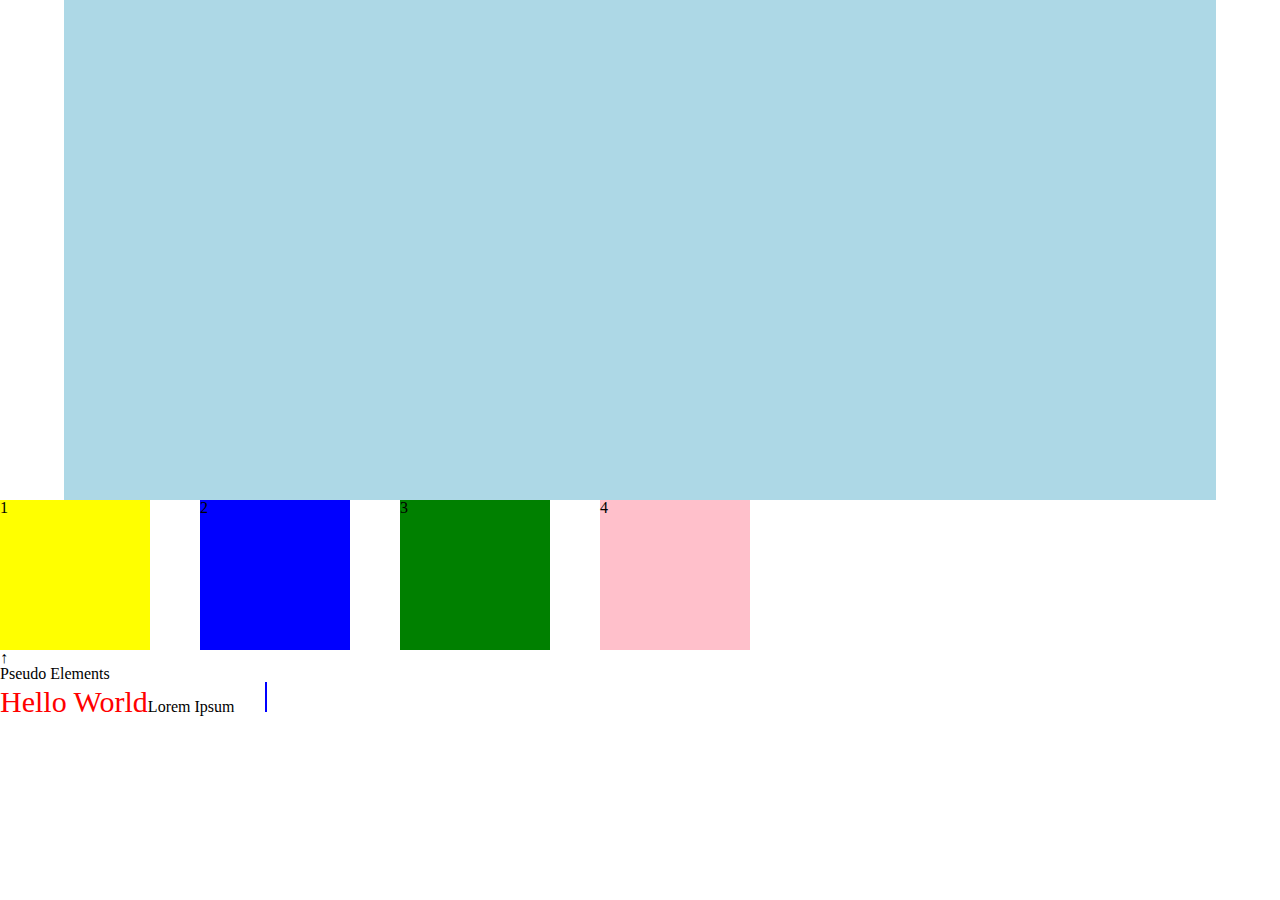
<file: index.html>
<!DOCTYPE html>
<html lang="en">
<head>
    <meta charset="UTF-8">
    <meta name="viewport" content="width=device-width, initial-scale=1.0">
    <title>Lesson 9</title>
    <link rel="stylesheet" href="css/reset.css">
    <link rel="stylesheet" href="css/style.css">
</head>
<body>
<section>
    <div class="container"></div>
</section>
    <section>
        <div class="wraper">
            <div class="box1">1</div>
            <div class="box2">2</div>
            <div class="box3">3</div>
            <div class="box4">4</div>
        </div>
    </section>
    <section>
        <span>&uarr;</span>
        <h2>Pseudo Elements</h2>
        <p class="descr">Lorem Ipsum</p>
    </section>
    <!-- <section>
        <img class="image" src="https://letsenhance.io/static/8f5e523ee6b2479e26ecc91b9c25261e/1015f/MainAfter.jpg" alt="">
    </section>


    <section>
        <h2>Background Image Property</h2>
        <div class="bg-image"></div>
    </section> -->
    
</body>
</html>
</file>
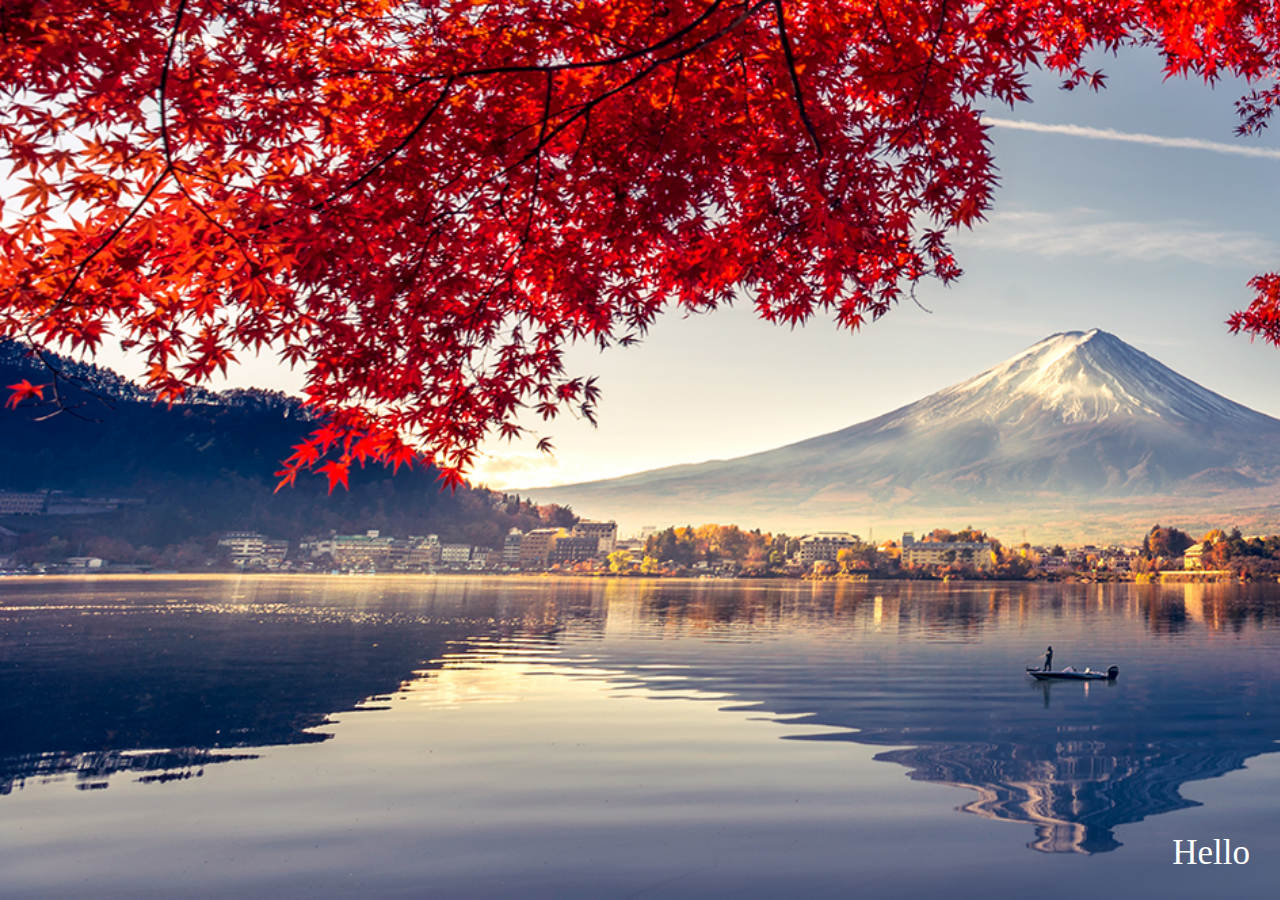
<file: fluid.html>
<!DOCTYPE html>
<html lang="en">
<head>
    <meta charset="UTF-8">
    <meta name="viewport" content="width=device-width, initial-scale=1.0">
    <title>Document</title>
    <link rel="stylesheet" href="css/reset.css">
    <link rel="stylesheet" href="css/fluid.css">
</head>
<body>
    <div class="bg-image-fluid">
        <p class="hello-on-image">Hello</p>
    </div>
    
</body>
</html>
</file>
<file: css/style.css>
/*  */

.container {
    max-width: 1170px;
    width: 90%;
    height: 500px;
    background-color: lightblue;
    margin: 0 auto;
}
.wraper {
    display: flex;
    column-gap: 50px;
    row-gap: 50px;
}

.box1 {
    width: 150px;
    height: 150px;
    background-color: yellow;
}
.box2 {
    width: 150px;
    height: 150px;
    background-color: blue;
}
.box3 {
    width: 150px;
    height: 150px;
    background-color: green;
}
.box4 {
    width: 150px;
    height: 150px;
    background-color: pink;
}


/* responsive */
@media (max-width: 768px) {
    .wraper {
        flex-wrap: wrap;
    }
    .box1,
    .box2,
    .box3,
    .box4 {
        width: 45%;
        background-color: red;
    }
}

@media (max-width: 530px) {
    .wraper {
        justify-content: center;
    }
    .box1,
    .box2,
    .box3,
    .box4 {
        width: 90%;
        background-color: yellow;
    }
}
.image {
    width: 600px;
    height: 700px;
    object-fit: cover;
}
.bg-image {
    background-image: url('../image/Landscape-Color.jpg');
    height: 600px;
    width: 100%;
    background-repeat: no-repeat;
    background-size: cover;
}


/* pseudo elements */
.descr::before {
    content: 'Hello World';
    color: red;
    font-size: 30px;
}
/* .descr::after {
    content: '\00a9';
} */
 .descr::after {
    content: '';
    width: 2px;
    height: 30px;
    background-color: blue;
    margin-left: 30px;
    display: inline-block;
 }
</file>
<file: css/fluid.css>
html, body {
    width: 100vw;
    height: 100vh;
}
.bg-image-fluid {
    background-image: url('../image/Landscape-Color.jpg');
    width: 100vw;
    height: 100vh;
    background-repeat: no-repeat;
    background-size: cover;
    position: relative;
}
.hello-on-image {
    position: absolute;
    right: 30px;
    bottom: 30px;
    font-size: 35px;
    color: #fff;
}
</file>
